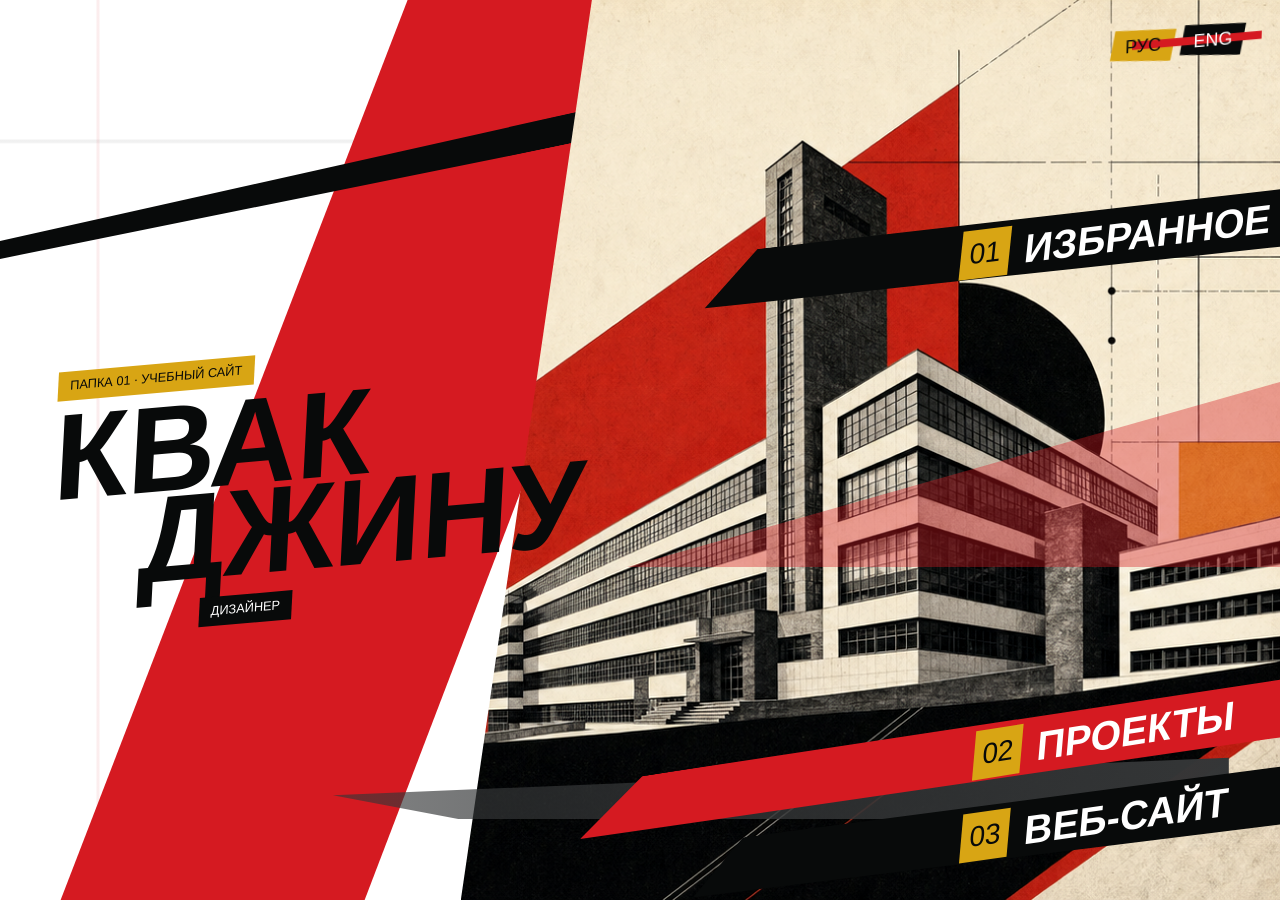
<file: index.html>
<!DOCTYPE html>
<html lang="ru">
<head>
<meta charset="utf-8"/>
<meta name="viewport" content="width=device-width, initial-scale=1"/>
<title>Квак Джину</title>
<link rel="stylesheet" href="assets/style.css?v=poster-composition-4">
</head>
<body class="page-home" data-page-title="pageTitleHome">
<div class="language-switch poster-language" aria-label="Language">
  <button class="active" type="button" data-lang-toggle="ru" aria-pressed="true">РУС</button>
  <button type="button" data-lang-toggle="en" aria-pressed="false">ENG</button>
</div>

<main>
  <section class="hero poster-home" aria-labelledby="hero-title">
    <div class="hero-geometry" aria-hidden="true">
      <span class="wedge wedge-red"></span>
      <span class="wedge wedge-black"></span>
      <span class="hero-campus"></span>
    </div>

    <div class="hero-copy">
      <p class="folio" data-i18n="folio">ПАПКА 01 · УЧЕБНЫЙ САЙТ</p>
      <h1 id="hero-title">
        <span data-i18n="heroTitleA">КВАК</span>
        <span data-i18n="heroTitleB">ДЖИНУ</span>
      </h1>
      <p class="designer-tag" data-i18n="designerTag">ДИЗАЙНЕР</p>
    </div>

    <nav class="poster-links" aria-label="Poster navigation">
      <a class="poster-link poster-link-favorites" href="favorites.html">
        <span>01</span>
        <strong data-i18n="enterFavorites">ИЗБРАННОЕ</strong>
      </a>
      <a class="poster-link poster-link-projects" href="projects.html">
        <span>02</span>
        <strong data-i18n="enterProjects">ПРОЕКТЫ</strong>
      </a>
      <a class="poster-link poster-link-website" href="website.html">
        <span>03</span>
        <strong data-i18n="enterWebsite">ВЕБ-САЙТ</strong>
      </a>
    </nav>
  </section>
</main>

<script src="assets/site.js?v=poster-pages-1"></script>
</body>
</html>
</file>
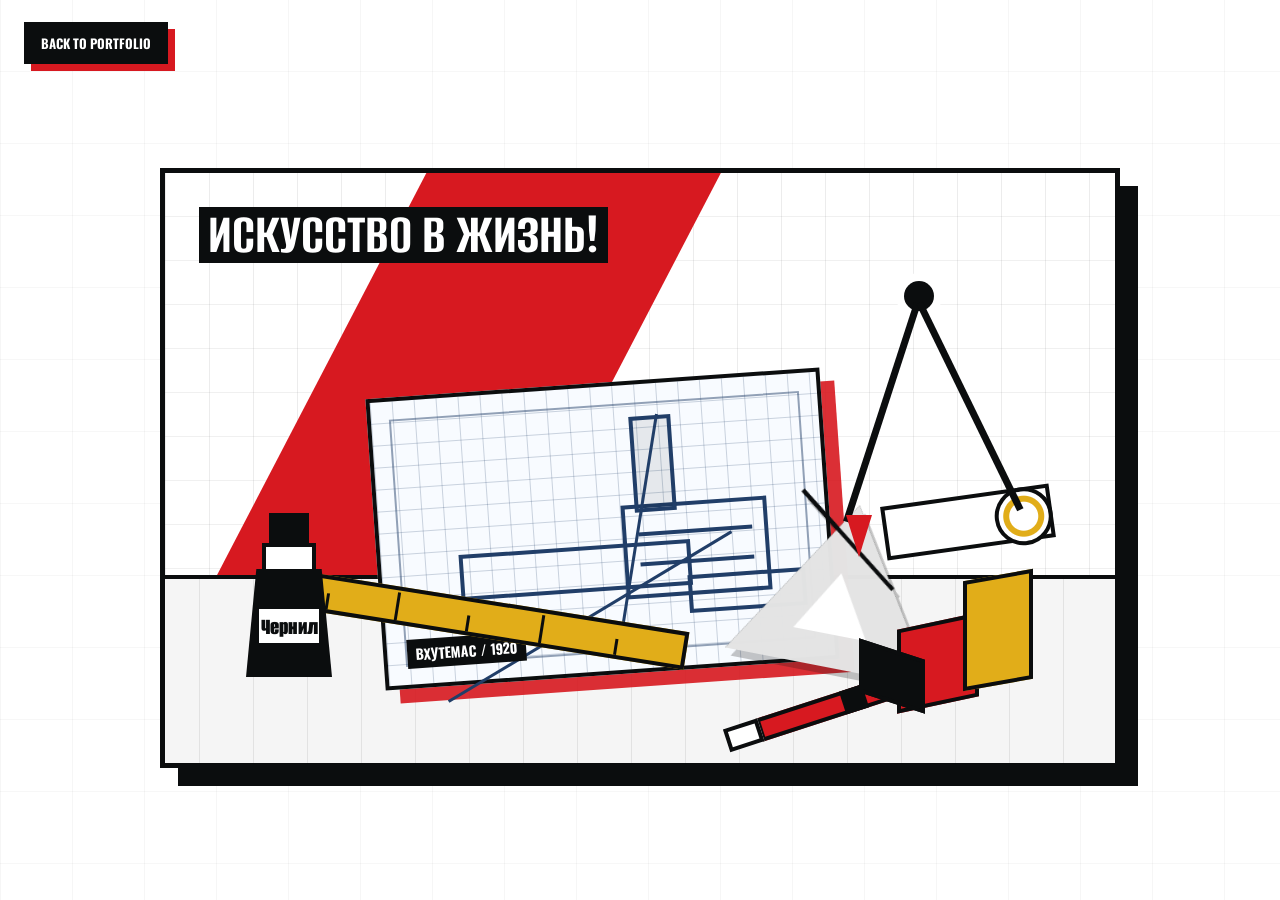
<file: codingfromlife/index.html>
<!DOCTYPE html>
<html lang="en">
<head>
  <title>Coding from Life: CSS Still Life</title>
  <meta charset="utf-8" />
  <meta name="viewport" content="width=device-width, initial-scale=1" />
  <link rel="stylesheet" href="assets/css/main.css?v=vkhutemas-still-life" type="text/css" />
</head>
<body>
  <a class="back-home" href="../index.html">BACK TO PORTFOLIO</a>

  <main id="align">
    <section id="stage" aria-label="A CSS still life of Soviet-era architect and designer tools">
      <div class="poster-lines" aria-hidden="true"></div>
      <div class="red-plane" aria-hidden="true"></div>
      <div class="black-plane" aria-hidden="true"></div>
      <div class="table-plane" aria-hidden="true"></div>

      <div class="blueprint object" aria-hidden="true">
        <div class="plan-grid"></div>
        <div class="plan-core"></div>
        <div class="plan-wing wing-a"></div>
        <div class="plan-wing wing-b"></div>
        <div class="plan-tower"></div>
        <div class="plan-axis axis-a"></div>
        <div class="plan-axis axis-b"></div>
        <div class="plan-label">ВХУТЕМАС / 1920</div>
      </div>

      <div class="scale-ruler object" aria-hidden="true">
        <span></span><span></span><span></span><span></span><span></span>
      </div>

      <div class="triangle object" aria-hidden="true">
        <div class="triangle-hole"></div>
      </div>

      <div class="compass object" aria-hidden="true">
        <div class="joint"></div>
        <div class="leg leg-left"></div>
        <div class="leg leg-right"></div>
        <div class="needle"></div>
      </div>

      <div class="pencil object" aria-hidden="true">
        <div class="pencil-body"></div>
        <div class="pencil-point"></div>
        <div class="pencil-end"></div>
      </div>

      <div class="ink object" aria-hidden="true">
        <div class="ink-cap"></div>
        <div class="ink-neck"></div>
        <div class="ink-body"></div>
        <div class="ink-label">Чернил</div>
      </div>

      <div class="paper-roll object" aria-hidden="true">
        <div class="roll-face"></div>
      </div>

      <div class="model-blocks object" aria-hidden="true">
        <div class="block block-red"></div>
        <div class="block block-black"></div>
        <div class="block block-yellow"></div>
      </div>

      <div class="caption">
        <span><strong>Искусство В Жизнь!</strong></span>
      </div>
    </section>
  </main>
</body>
</html>
</file>
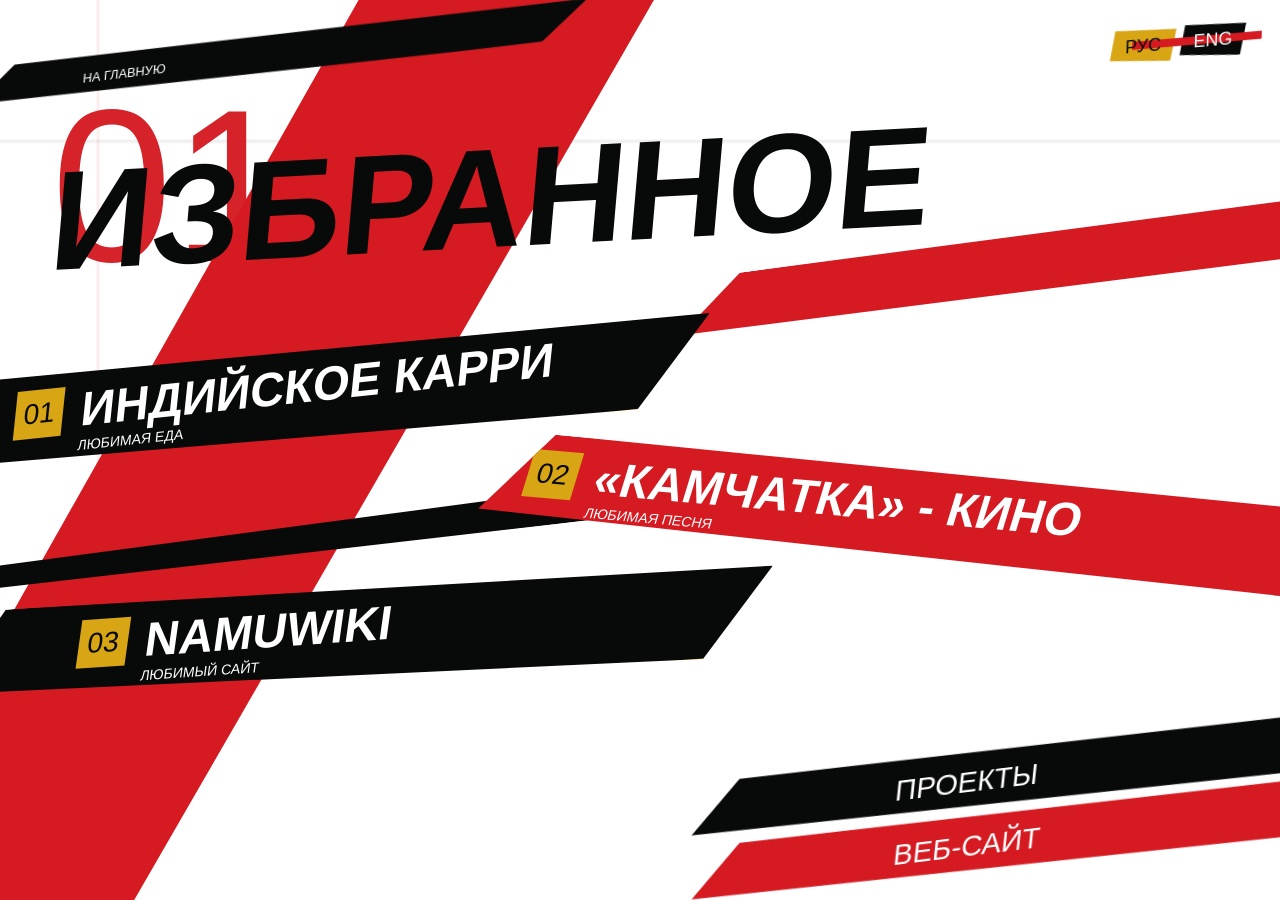
<file: favorites.html>
<!DOCTYPE html>
<html lang="ru">
<head>
<meta charset="utf-8"/>
<meta name="viewport" content="width=device-width, initial-scale=1"/>
<title>Избранное</title>
<link rel="stylesheet" href="assets/style.css?v=poster-composition-4">
</head>
<body class="page-poster page-favorites" data-page-title="pageTitleFavorites">
<div class="language-switch poster-language" aria-label="Language">
  <button class="active" type="button" data-lang-toggle="ru" aria-pressed="true">РУС</button>
  <button type="button" data-lang-toggle="en" aria-pressed="false">ENG</button>
</div>

<main class="poster-page favorite-poster">
  <div class="poster-page-geometry" aria-hidden="true">
    <span class="page-red-slab"></span>
  </div>
  <a class="back-poster" href="index.html" data-i18n="backHome">НА ГЛАВНУЮ</a>
  <nav class="page-switchers" aria-label="Poster pages">
    <a class="switch-projects" href="projects.html" data-i18n="enterProjects">ПРОЕКТЫ</a>
    <a class="switch-website" href="website.html" data-i18n="enterWebsite">ВЕБ-САЙТ</a>
  </nav>
  <div class="page-number">01</div>
  <h1 data-i18n="favoritesTitle">ИЗБРАННОЕ</h1>

  <section class="favorite-poster-items" aria-label="Favorites">
    <article class="favorite-poster-item item-food">
      <span>01</span>
      <h2 data-i18n="favFoodTitle">ИНДИЙСКОЕ КАРРИ</h2>
      <p data-i18n="favFoodLabel">Любимая еда</p>
    </article>
    <article class="favorite-poster-item item-song">
      <span>02</span>
      <h2 data-i18n="favSongTitle">«КАМЧАТКА» - КИНО</h2>
      <p data-i18n="favSongLabel">Любимая песня</p>
    </article>
    <article class="favorite-poster-item item-site">
      <span>03</span>
      <h2><a href="https://namu.wiki/w/나무위키:대문" data-i18n="favSiteTitle">NAMUWIKI</a></h2>
      <p data-i18n="favSiteLabel">Любимый сайт</p>
    </article>
  </section>
</main>

<script src="assets/site.js?v=poster-pages-1"></script>
</body>
</html>
</file>
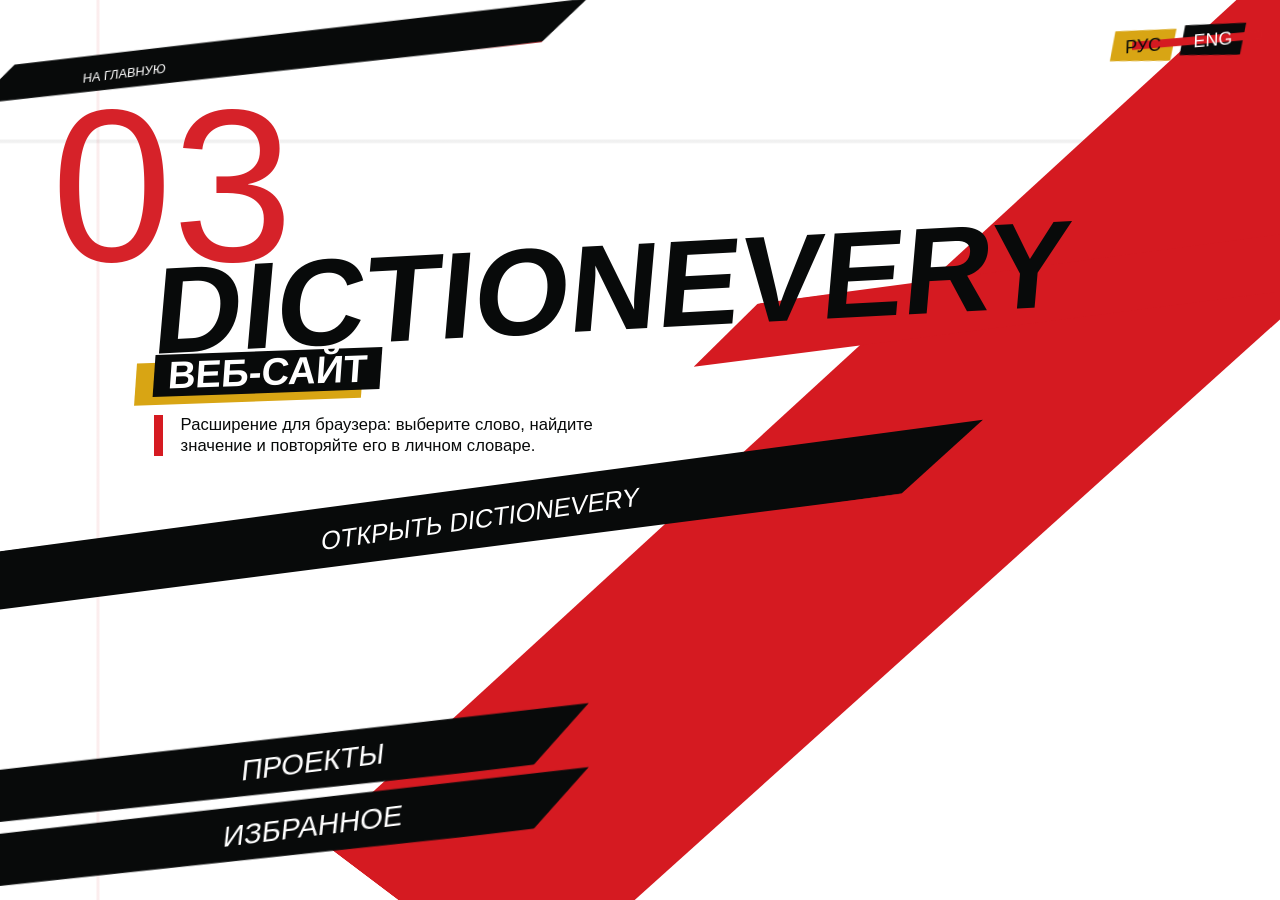
<file: website.html>
<!DOCTYPE html>
<html lang="ru">
<head>
<meta charset="utf-8"/>
<meta name="viewport" content="width=device-width, initial-scale=1"/>
<title>Веб-сайт</title>
<link rel="stylesheet" href="assets/style.css?v=poster-composition-4">
</head>
<body class="page-poster page-website" data-page-title="pageTitleWebsite">
<div class="language-switch poster-language" aria-label="Language">
  <button class="active" type="button" data-lang-toggle="ru" aria-pressed="true">РУС</button>
  <button type="button" data-lang-toggle="en" aria-pressed="false">ENG</button>
</div>

<main class="poster-page website-poster">
  <div class="poster-page-geometry" aria-hidden="true">
    <span class="page-red-slab"></span>
  </div>
  <a class="back-poster" href="index.html" data-i18n="backHome">НА ГЛАВНУЮ</a>
  <nav class="page-switchers" aria-label="Poster pages">
    <a class="switch-favorites" href="favorites.html" data-i18n="enterFavorites">ИЗБРАННОЕ</a>
    <a class="switch-projects" href="projects.html" data-i18n="enterProjects">ПРОЕКТЫ</a>
  </nav>
  <div class="page-number">03</div>

  <section class="website-poster-panel" aria-labelledby="website-title">
    <h1 id="website-title" data-i18n="websiteTitle">DICTIONEVERY</h1>
    <strong class="website-poster-label" data-i18n="websiteSub">ВЕБ-САЙТ</strong>
    <p data-i18n="websiteText">Расширение для браузера: выберите слово, найдите значение и повторяйте его в личном словаре.</p>
    <a class="website-poster-button" href="https://jinwoo-kwak.github.io/DictionEvery/" data-i18n="openSite">ОТКРЫТЬ DICTIONEVERY</a>
  </section>
</main>

<script src="assets/site.js?v=poster-pages-1"></script>
</body>
</html>
</file>
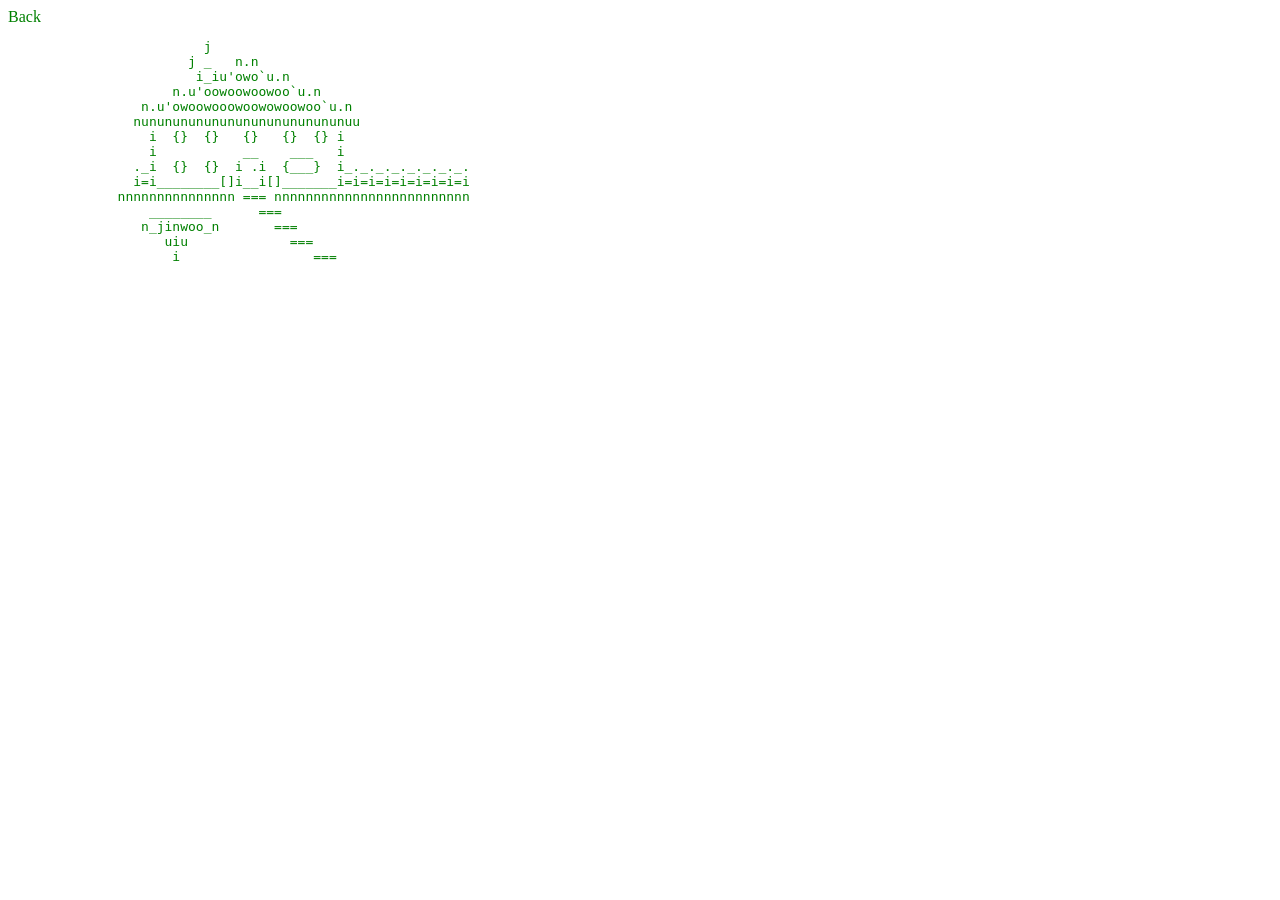
<file: ascii_town/exterior-jinwookwak.html>
<!DOCTYPE html>
<html>
  <head>
        <title>Ascii Town: exterior-jinwoo</title>
        <meta charset="utf-8" />
  </head>
  <body>
    <a href="../index.html" style="text-decoration: none; color: green">Back</a>
    <a href="interior-jinwookwak.html" style="text-decoration: none; color: green">
      <pre>
                         j
                       j _   n.n
                        i_iu'owo`u.n
                     n.u'oowoowoowoo`u.n
                 n.u'owoowooowoowowoowoo`u.n
                nunununununununununununununuu
                  i  {}  {}   {}   {}  {} i
                  i           __    ___   i
                ._i  {}  {}  i .i  {___}  i_._._._._._._._.
                i=i________[]i__i[]_______i=i=i=i=i=i=i=i=i
              nnnnnnnnnnnnnnn === nnnnnnnnnnnnnnnnnnnnnnnnn
                  ________      ===
                 n_jinwoo_n       ===
                    uiu             ===
                     i                 ===
      </pre>
    </a>
  </body>
</html>
</file>
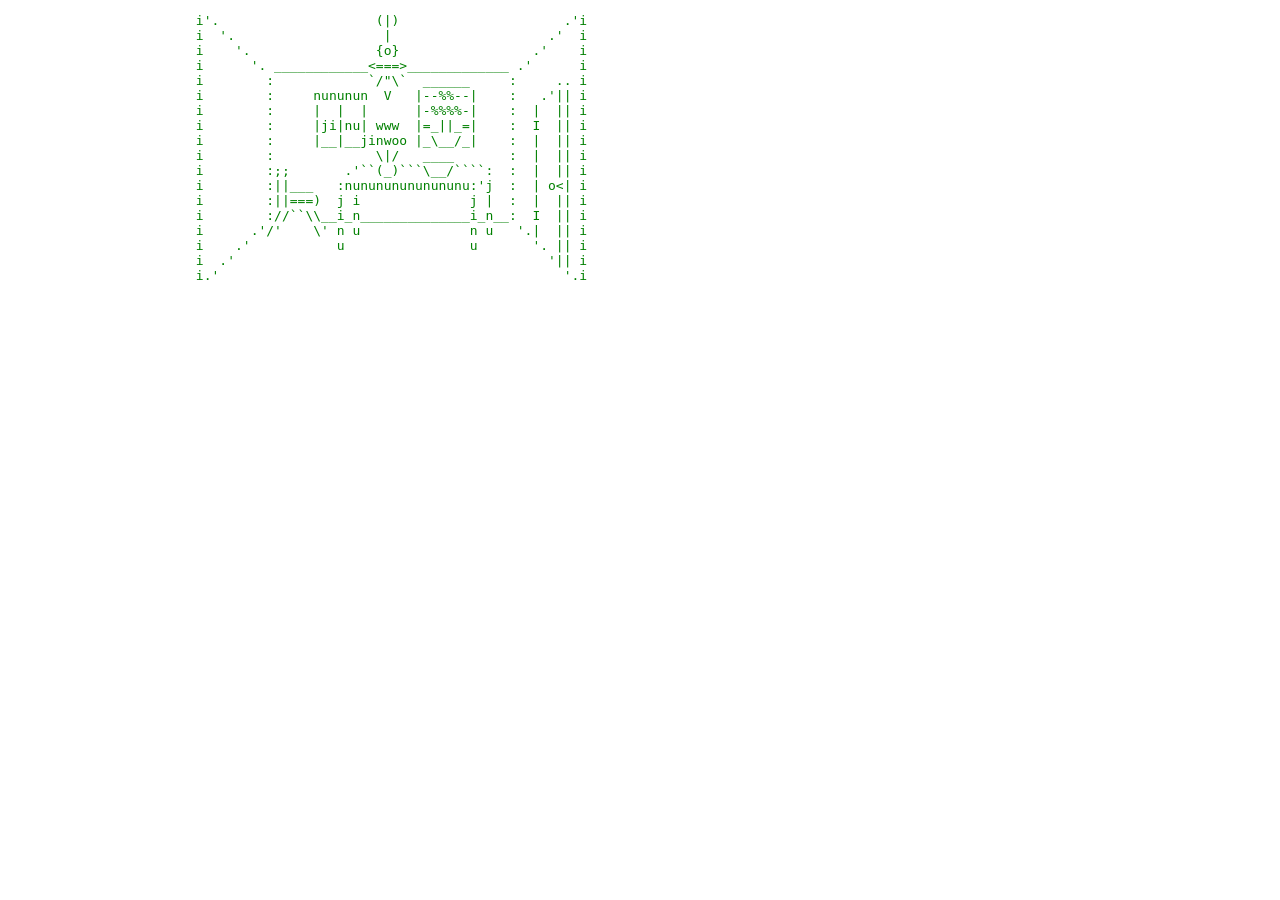
<file: ascii_town/interior-jinwookwak.html>
<!DOCTYPE html>
<html>
  <head>
        <title>Ascii Town: interior-jinwoo</title>
        <meta charset="utf-8" />
  </head>
  <body>
  	<a href="exterior-jinwookwak.html" style="text-decoration: none; color: green">
	    <pre>
			i'.                    (|)                     .'i
			i  '.                   |                    .'  i
			i    '.                {o}                 .'    i
			i      '. ____________<===>_____________ .'      i
			i        :            `/"\`  ______     :     .. i
			i        :     nununun  V   |--%%--|    :   .'|| i
			i        :     |  |  |      |-%%%%-|    :  |  || i
			i        :     |ji|nu| www  |=_||_=|    :  I  || i
			i        :     |__|__jinwoo |_\__/_|    :  |  || i
			i        :             \|/   ____       :  |  || i
			i        :;;       .'``(_)```\__/````:  :  |  || i
			i        :||___   :nunununununununu:'j  :  | o<| i
			i        :||===)  j i              j |  :  |  || i
			i        ://``\\__i_n______________i_n__:  I  || i
			i      .'/'    \' n u              n u   '.|  || i
			i    .'           u                u       '. || i
			i  .'                                        '|| i
			i.'                                            '.i
			</pre>
  	</a>
  </body>
</html>
</file>
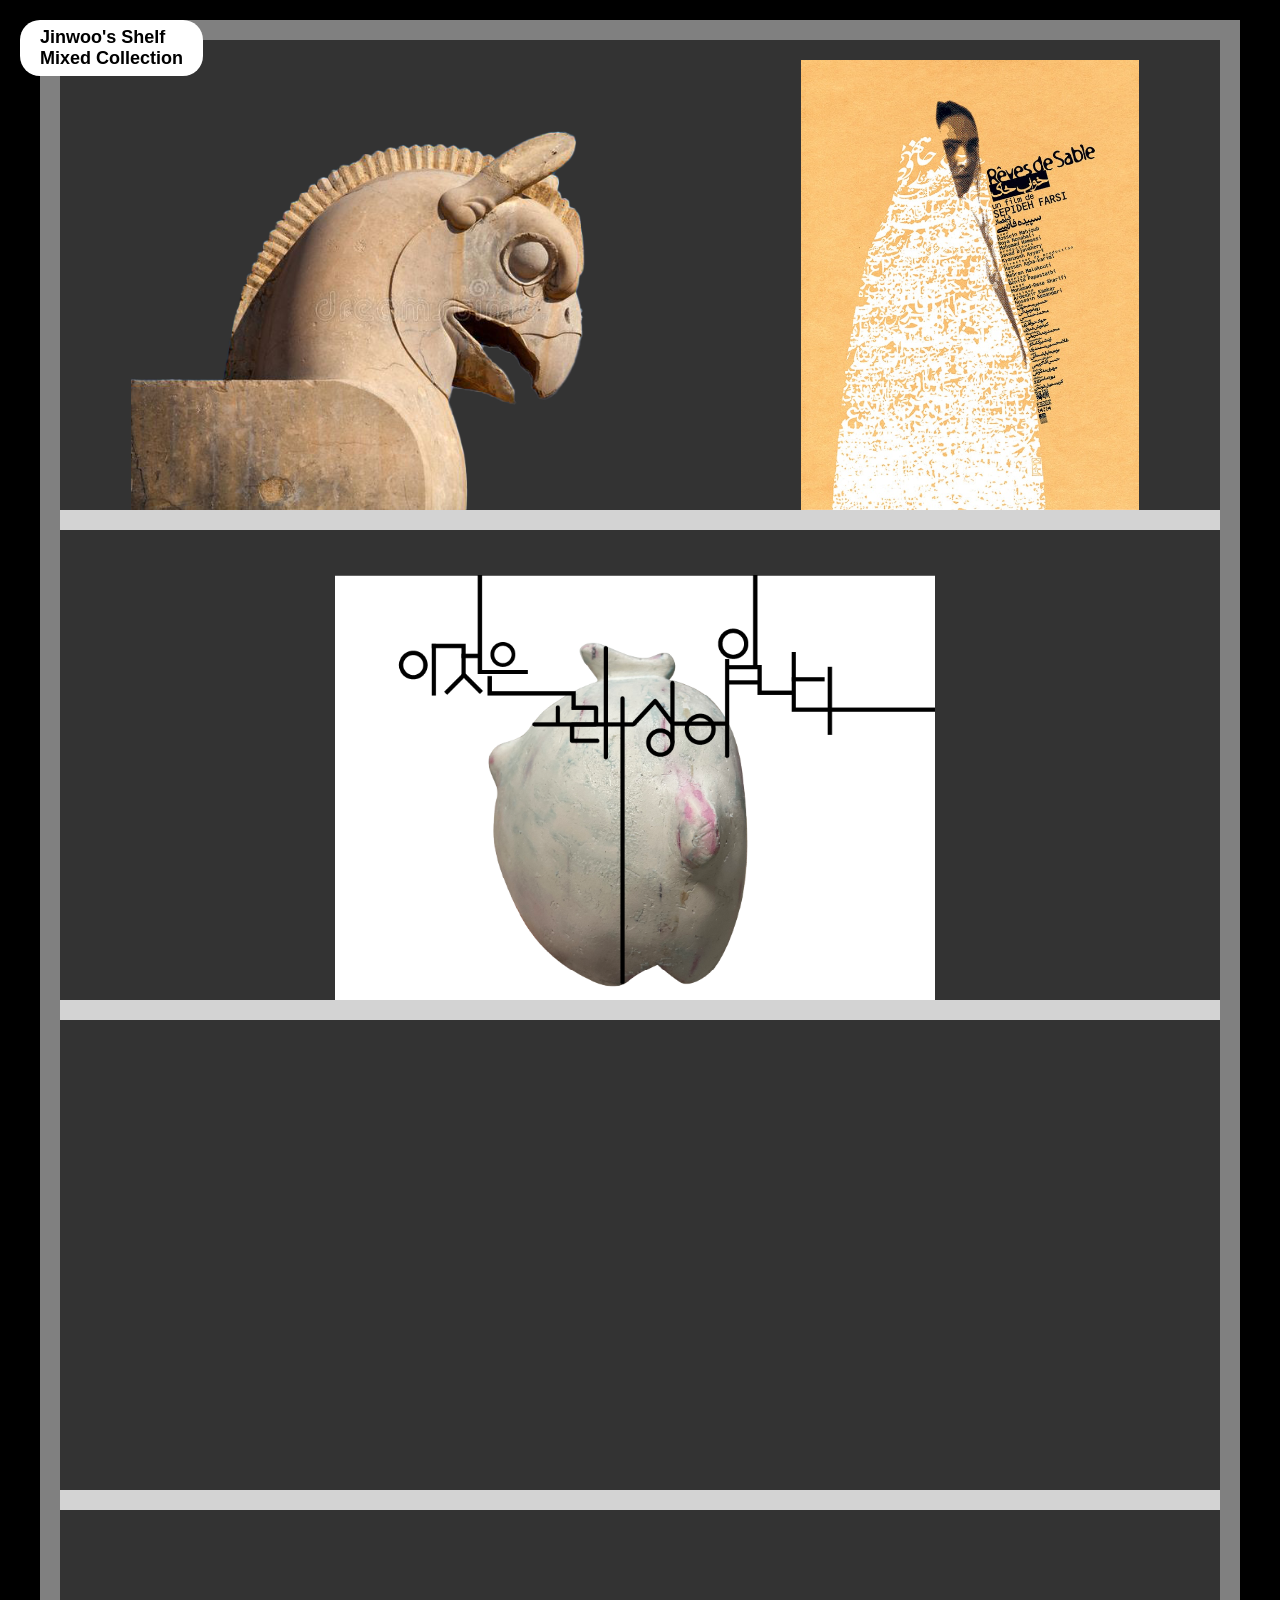
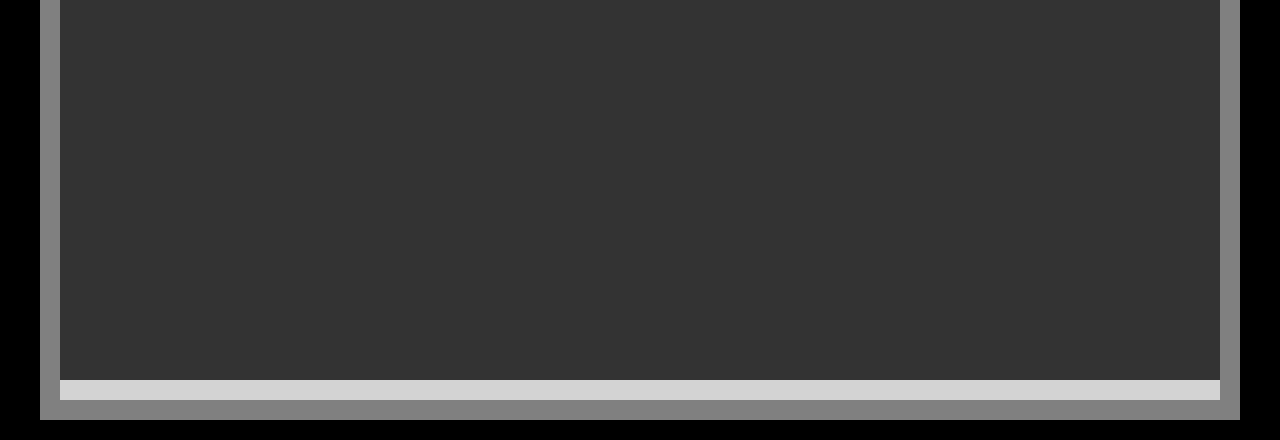
<file: myshelf/bookcase-jinwookwak.html>
<!DOCTYPE html>
<html>

<head>
	<title>CSS Grid</title>
	<meta charset="utf-8" />
	<link rel="stylesheet" href="main.css" type="text/css" />
</head>

<body>

	<h1>Jinwoo's Shelf<br />Mixed Collection</h1>

	<div id="bookcase">
		<div class="shelf">
			<img src="img/homa-statue.png" style="width: 600px; height: auto;" />
			<img src="img/poster-abedini.jpg" style="width: auto; height: 450px;" />
		</div>

		<div class="shelf">
			<img src="img/whaleshark.png" style="width: 600px; height: auto;" />
			
		</div>

		<div class="shelf">
		</div>

		<div class="shelf">
		</div>
</body>
</html>
</file>
<file: assets/style.css>
:root {
  --white: #fff;
  --ink: #080a0a;
  --red: #d51a21;
  --red-dark: #a91016;
  --yellow: #d8a514;
  --graphite: #343637;
  --paper-line: rgba(8, 10, 10, .10);
  --display: Impact, "Arial Black", "Helvetica Neue Condensed Black", "Arial Narrow", sans-serif;
  --text: "Arial Narrow", Arial, Helvetica, sans-serif;
}

* {
  box-sizing: border-box;
}

html,
body {
  width: 100%;
  min-height: 100%;
  margin: 0;
}

body {
  overflow: hidden;
  background: var(--white);
  color: var(--ink);
  font-family: var(--text);
  text-transform: uppercase;
}

a,
button {
  color: inherit;
  font: inherit;
}

a {
  text-decoration: none;
}

button {
  border: 0;
  cursor: pointer;
}

main,
.poster-home,
.poster-page {
  width: 100vw;
  min-height: 100dvh;
}

.poster-home,
.poster-page {
  position: relative;
  overflow: hidden;
  background:
    linear-gradient(90deg, transparent 0 96px, rgba(213, 26, 33, .08) 97px 99px, transparent 100px),
    linear-gradient(0deg, transparent 0 84%, rgba(8, 10, 10, .06) 84.2% 84.4%, transparent 84.6%),
    var(--white);
}

.poster-home::before,
.poster-home::after,
.poster-page::before,
.poster-page::after {
  content: "";
  position: absolute;
  pointer-events: none;
}

/* Language switch: graphic type, not a framed control. */
.poster-language {
  position: fixed;
  top: 24px;
  right: 36px;
  z-index: 120;
  display: grid;
  grid-template-columns: 1fr 1fr;
  gap: 8px;
  width: 132px;
  transform: rotate(-5deg) skewX(-7deg);
}

.poster-language::after {
  content: "";
  position: absolute;
  right: -18px;
  top: 14px;
  z-index: -1;
  width: 130px;
  height: 8px;
  background: var(--red);
}

.poster-language button {
  position: relative;
  height: 38px;
  padding: 0 8px;
  background: transparent;
  color: var(--white);
  font-family: var(--display);
  font-size: 18px;
  line-height: 1;
  letter-spacing: 0;
  text-align: center;
}

.poster-language button::before {
  content: "";
  position: absolute;
  inset: 2px -2px;
  z-index: -1;
  background: var(--ink);
  clip-path: polygon(7% 0, 100% 8%, 92% 100%, 0 86%);
}

.poster-language button.active {
  color: var(--ink);
}

.poster-language button.active::before {
  background: var(--yellow);
}

.poster-language button:not(.active):hover::before,
.poster-language button:not(.active):focus-visible::before {
  background: var(--red);
}

/* Shared constructivist rails. */
.poster-link,
.back-poster,
.page-switchers a,
.project-poster-link,
.website-poster-button {
  position: absolute;
  z-index: 40;
  display: flex;
  align-items: center;
  gap: clamp(10px, 1.2vw, 18px);
  height: clamp(48px, 5vw, 72px);
  padding: 0 clamp(22px, 3vw, 46px);
  overflow: visible;
  border: 0;
  background: var(--rail-bg, var(--ink));
  color: var(--white);
  clip-path: polygon(6% 0, 100% 10%, 93% 100%, 0 82%);
  font-family: var(--display);
  letter-spacing: 0;
  line-height: .86;
  white-space: nowrap;
  transition: filter .18s ease, transform .18s ease, background .18s ease;
}

.poster-link::after,
.back-poster::after,
.page-switchers a::after,
.project-poster-link::after,
.website-poster-button::after {
  content: "";
  position: absolute;
  left: -9vw;
  right: -9vw;
  bottom: -7px;
  z-index: -1;
  height: 8px;
  background: var(--rail-line, var(--red));
  clip-path: polygon(0 28%, 100% 0, 96% 100%, 3% 82%);
}

.poster-link:hover,
.poster-link:focus-visible,
.back-poster:hover,
.back-poster:focus-visible,
.page-switchers a:hover,
.page-switchers a:focus-visible,
.project-poster-link:hover,
.project-poster-link:focus-visible,
.website-poster-button:hover,
.website-poster-button:focus-visible {
  background: var(--rail-hover, var(--red));
  filter: contrast(1.12) saturate(1.15);
}

.poster-link span,
.project-poster-link span,
.favorite-poster-item span {
  flex: 0 0 auto;
  display: grid;
  place-items: center;
  width: clamp(38px, 3.8vw, 54px);
  height: clamp(38px, 3.8vw, 54px);
  background: var(--yellow);
  color: var(--ink);
  font-family: var(--display);
  font-size: clamp(20px, 2.2vw, 31px);
  line-height: 1;
}

.poster-link strong,
.project-poster-link strong {
  display: block;
  min-width: 0;
  color: var(--white);
  font-family: var(--display);
  font-size: clamp(28px, 3.1vw, 48px);
  font-weight: 900;
  letter-spacing: 0;
}

/* Home poster. */
.hero-geometry {
  position: absolute;
  inset: 0;
  z-index: 1;
  pointer-events: none;
}

.wedge {
  position: absolute;
  display: block;
}

.wedge-red {
  left: 14vw;
  top: -16vh;
  width: 31vw;
  height: 136vh;
  background: var(--red);
  clip-path: polygon(28% 0, 100% 0, 73% 100%, 0 100%);
  transform: rotate(10deg) skewX(-6deg);
}

.wedge-black {
  left: -9vw;
  top: 20vh;
  width: 58vw;
  height: 30px;
  background: var(--ink);
  clip-path: polygon(0 26%, 100% 0, 94% 100%, 3% 78%);
  transform: rotate(-12deg) skewX(-14deg);
}

.hero-campus {
  position: absolute;
  right: 0;
  bottom: 0;
  z-index: 2;
  width: 64vw;
  height: 100%;
  background: url("constructivist-campus.png") center right / cover no-repeat;
  clip-path: polygon(16% 0, 100% 0, 100% 100%, 0 100%);
  filter: grayscale(.08) contrast(1.08);
}

.poster-home::before {
  right: 4vw;
  bottom: 9vh;
  z-index: 2;
  width: 70vw;
  height: 68px;
  background: linear-gradient(90deg, rgba(52, 54, 55, .62), var(--graphite));
  clip-path: polygon(0 65%, 100% 10%, 100% 100%, 14% 100%);
}

.poster-home::after {
  right: -22vw;
  top: 31vh;
  z-index: 1;
  width: 73vw;
  height: 32vh;
  background: rgba(213, 26, 33, .38);
  clip-path: polygon(0 100%, 100% 8%, 100% 100%, 10% 100%);
}

.hero-copy {
  position: absolute;
  left: clamp(34px, 4vw, 64px);
  top: 39vh;
  z-index: 20;
  width: min(41vw, 520px);
  transform: rotate(-5deg) skewX(-8deg);
}

.folio,
.designer-tag {
  display: inline-grid;
  place-items: center;
  margin: 0;
  padding: 8px 12px;
  background: var(--yellow);
  color: var(--ink);
  font-family: var(--display);
  font-size: clamp(11px, 1vw, 16px);
  line-height: 1;
}

.designer-tag {
  margin-left: 12vw;
  background: var(--ink);
  color: var(--white);
}

.poster-home h1 {
  margin: 12px 0 16px;
  color: var(--ink);
  font-family: var(--display);
  font-size: clamp(82px, 9.5vw, 148px);
  font-weight: 900;
  line-height: .74;
  letter-spacing: 0;
}

.poster-home h1 span {
  display: block;
}

.poster-home h1 span + span {
  margin-left: 7vw;
}

.poster-links {
  position: absolute;
  inset: 0;
  z-index: 35;
  pointer-events: none;
}

.poster-link {
  pointer-events: auto;
  justify-content: flex-start;
}

.poster-link-favorites {
  --rail-bg: var(--ink);
  --rail-line: var(--red);
  --rail-hover: var(--red);
  top: clamp(160px, 23vh, 220px);
  right: -17vw;
  width: clamp(650px, 62vw, 980px);
  padding-left: clamp(180px, 20vw, 330px);
  transform: rotate(-7deg) skewX(-13deg);
}

.poster-link-projects {
  --rail-bg: var(--red);
  --rail-line: var(--ink);
  --rail-hover: var(--ink);
  right: -21vw;
  bottom: clamp(105px, 14vh, 150px);
  width: clamp(820px, 76vw, 1180px);
  padding-left: clamp(290px, 31vw, 470px);
  transform: rotate(-9deg) skewX(-14deg);
}

.poster-link-website {
  --rail-bg: var(--ink);
  --rail-line: var(--red);
  --rail-hover: var(--red);
  right: -14vw;
  bottom: clamp(32px, 5vh, 62px);
  width: clamp(680px, 60vw, 940px);
  padding-left: clamp(160px, 21vw, 320px);
  transform: rotate(-8deg) skewX(-13deg);
}

.poster-link-favorites:hover,
.poster-link-favorites:focus-visible,
.poster-link-website:hover,
.poster-link-website:focus-visible {
  transform: rotate(-7deg) skewX(-13deg) translateX(-12px);
}

.poster-link-projects:hover,
.poster-link-projects:focus-visible {
  transform: rotate(-9deg) skewX(-14deg) translateX(-12px);
}

/* Poster pages. */
.poster-page-geometry {
  position: absolute;
  inset: 0;
  z-index: 1;
  pointer-events: none;
}

.page-red-slab {
  position: absolute;
  display: block;
  background: var(--red);
  clip-path: polygon(18% 0, 100% 0, 78% 100%, 0 100%);
}

.poster-page::before {
  left: -18vw;
  top: 58vh;
  z-index: 2;
  width: 78vw;
  height: clamp(18px, 2.6vw, 34px);
  background: var(--ink);
  clip-path: polygon(0 24%, 100% 0, 96% 100%, 4% 82%);
  transform: rotate(-7deg) skewX(-12deg);
}

.poster-page::after {
  right: -8vw;
  top: 23vh;
  z-index: 2;
  width: 56vw;
  height: clamp(38px, 5vw, 70px);
  background: var(--red);
  clip-path: polygon(7% 0, 100% 10%, 94% 100%, 0 84%);
  transform: rotate(-8deg) skewX(-12deg);
}

.page-number {
  position: absolute;
  left: clamp(28px, 4vw, 58px);
  top: clamp(94px, 12vh, 130px);
  z-index: 5;
  color: var(--red);
  opacity: .96;
  font-family: var(--display);
  font-size: clamp(130px, 17vw, 260px);
  line-height: .72;
}

.poster-page > h1 {
  position: absolute;
  left: clamp(44px, 4vw, 70px);
  top: clamp(132px, 16vh, 174px);
  z-index: 10;
  max-width: 70vw;
  margin: 0;
  color: var(--ink);
  font-family: var(--display);
  font-size: clamp(82px, 11vw, 172px);
  line-height: .78;
  letter-spacing: 0;
  transform: rotate(-3deg) skewX(-8deg);
}

.favorite-poster::before {
  top: 59vh;
  left: -14vw;
  width: 64vw;
}

.favorite-poster::after {
  top: 25vh;
  right: -16vw;
  width: 63vw;
}

.project-poster::before {
  top: 55vh;
  left: -20vw;
  width: 76vw;
}

.project-poster::after {
  top: 26vh;
  right: -12vw;
  width: 60vw;
}

.website-poster::before {
  top: 58vh;
  left: -22vw;
  width: 82vw;
}

.website-poster::after {
  top: 28vh;
  right: -22vw;
  width: 68vw;
}

.back-poster {
  --rail-bg: var(--ink);
  --rail-line: var(--red);
  --rail-hover: var(--red);
  position: fixed;
  left: -2vw;
  top: 32px;
  z-index: 110;
  width: clamp(430px, 48vw, 720px);
  height: 42px;
  padding-left: clamp(78px, 8.4vw, 126px);
  font-size: clamp(12px, 1vw, 15px);
  transform: rotate(-7deg) skewX(-12deg);
}

.back-poster:hover,
.back-poster:focus-visible {
  transform: rotate(-7deg) skewX(-12deg) translateX(8px);
}

.page-switchers a {
  position: fixed;
  z-index: 105;
  width: clamp(520px, 56vw, 880px);
  height: clamp(46px, 4.8vw, 64px);
  justify-content: center;
  font-size: clamp(23px, 2.3vw, 38px);
}

.page-switchers .switch-favorites,
.page-switchers .switch-projects {
  --rail-bg: var(--ink);
  --rail-line: var(--red);
  --rail-hover: var(--red);
}

.page-switchers .switch-website {
  --rail-bg: var(--red);
  --rail-line: var(--ink);
  --rail-hover: var(--ink);
}

.page-favorites .switch-projects {
  right: -10vw;
  bottom: 98px;
  padding-right: 16vw;
  transform: rotate(-7deg) skewX(-13deg);
}

.page-favorites .switch-website {
  right: -10vw;
  bottom: 34px;
  padding-right: 16vw;
  transform: rotate(-7deg) skewX(-13deg);
}

.page-projects .switch-favorites {
  left: -10vw;
  bottom: 34px;
  padding-left: 16vw;
  transform: rotate(-7deg) skewX(-13deg);
}

.page-projects .switch-website {
  right: -10vw;
  bottom: 34px;
  padding-right: 16vw;
  transform: rotate(-7deg) skewX(-13deg);
}

.page-website .switch-projects {
  left: -10vw;
  bottom: 98px;
  padding-left: 16vw;
  transform: rotate(-7deg) skewX(-13deg);
}

.page-website .switch-favorites {
  left: -10vw;
  bottom: 34px;
  padding-left: 16vw;
  transform: rotate(-7deg) skewX(-13deg);
}

/* Favorites poster: three personal references as rails. */
.favorite-poster .page-red-slab {
  left: 7vw;
  top: -22vh;
  width: 25vw;
  height: 145vh;
  transform: rotate(19deg) skewX(-8deg);
}

.favorite-poster-items {
  position: absolute;
  inset: 0;
  z-index: 32;
}

.favorite-poster-item {
  position: absolute;
  display: grid;
  grid-template-columns: auto minmax(0, 1fr);
  align-content: center;
  align-items: center;
  column-gap: clamp(14px, 1.4vw, 22px);
  height: clamp(72px, 7.8vw, 98px);
  padding: 0 clamp(24px, 3vw, 44px);
  color: var(--white);
  font-family: var(--display);
  clip-path: polygon(6% 0, 100% 10%, 93% 100%, 0 82%);
  overflow: visible;
}

.favorite-poster-item::after {
  content: "";
  position: absolute;
  left: -9vw;
  right: -9vw;
  bottom: -7px;
  z-index: -1;
  height: 8px;
  background: var(--rail-line, var(--yellow));
  clip-path: polygon(0 28%, 100% 0, 96% 100%, 3% 82%);
}

.favorite-poster-item h2,
.favorite-poster-item p {
  grid-column: 2;
  margin: 0;
  letter-spacing: 0;
  white-space: nowrap;
}

.favorite-poster-item h2 {
  color: var(--white);
  font-size: clamp(30px, 3.7vw, 58px);
  line-height: .82;
}

.favorite-poster-item h2 a {
  color: var(--white);
}

.favorite-poster-item p {
  margin-top: 4px;
  font-size: clamp(12px, 1.1vw, 15px);
  line-height: 1;
}

.item-food {
  --rail-line: var(--yellow);
  left: -15vw;
  top: 39vh;
  width: min(900px, 72vw);
  padding-left: clamp(150px, 16vw, 240px);
  background: var(--ink);
  transform: rotate(-6deg) skewX(-12deg);
}

.item-song {
  --rail-line: var(--ink);
  right: -8vw;
  top: 52vh;
  width: min(900px, 70vw);
  background: var(--red);
  transform: rotate(5deg) skewX(-12deg);
}

.item-site {
  --rail-line: var(--yellow);
  left: -4vw;
  top: 65vh;
  width: min(820px, 64vw);
  padding-left: clamp(92px, 10vw, 150px);
  background: var(--ink);
  transform: rotate(-4deg) skewX(-12deg);
}

/* Projects poster: work links as architectural beams. */
.project-poster .page-red-slab {
  left: -13vw;
  top: -16vh;
  width: 25vw;
  height: 145vh;
  transform: rotate(-14deg) skewX(7deg);
}

.project-poster-list {
  position: absolute;
  inset: 0;
  z-index: 32;
}

.project-poster-link {
  justify-content: flex-start;
  overflow: visible;
}

.project-ascii {
  --rail-bg: var(--ink);
  --rail-line: var(--red);
  --rail-hover: var(--red);
  left: -16vw;
  top: 34vh;
  width: min(980px, 78vw);
  padding-left: clamp(190px, 20vw, 310px);
  transform: rotate(-6deg) skewX(-13deg);
}

.project-shelf {
  --rail-bg: var(--red);
  --rail-line: var(--ink);
  --rail-hover: var(--ink);
  right: -20vw;
  top: 48vh;
  width: min(900px, 70vw);
  padding-right: clamp(140px, 15vw, 230px);
  transform: rotate(5deg) skewX(-13deg);
}

.project-life {
  --rail-bg: var(--ink);
  --rail-line: var(--yellow);
  --rail-hover: var(--red);
  left: -18vw;
  top: 62vh;
  width: min(1180px, 91vw);
  padding-left: clamp(220px, 23vw, 350px);
  transform: rotate(-5deg) skewX(-12deg);
}

.project-life strong {
  font-size: clamp(18px, 2.25vw, 33px);
}

/* Website poster: one launch beam crosses the page. */
.website-poster .page-red-slab {
  right: 14vw;
  top: -24vh;
  width: 26vw;
  height: 150vh;
  transform: rotate(37deg) skewX(-8deg);
}

.website-poster-panel {
  position: absolute;
  left: clamp(42px, 12vw, 190px);
  top: clamp(210px, 27vh, 285px);
  z-index: 32;
  width: min(820px, 62vw);
}

.website-poster-panel h1 {
  margin: 0;
  color: var(--ink);
  font-family: var(--display);
  font-size: clamp(76px, 9.6vw, 154px);
  line-height: .78;
  letter-spacing: 0;
  transform: rotate(-3deg) skewX(-8deg);
}

.website-poster-label {
  display: inline-grid;
  place-items: center;
  min-height: 42px;
  margin: 12px 0 22px;
  padding: 0 14px;
  background: var(--ink);
  color: var(--white);
  box-shadow: -18px 8px 0 var(--yellow);
  font-family: var(--display);
  font-size: clamp(28px, 3vw, 46px);
  line-height: .9;
  transform: rotate(-2deg) skewX(-6deg);
}

.website-poster-panel p {
  max-width: 440px;
  margin: 0 0 34px;
  padding-left: 18px;
  border-left: 9px solid var(--red);
  color: var(--ink);
  font-family: var(--display);
  font-size: clamp(16px, 1.3vw, 20px);
  line-height: 1.25;
  text-transform: none;
}

.website-poster-button {
  --rail-bg: var(--ink);
  --rail-line: var(--red);
  --rail-hover: var(--red);
  position: relative;
  left: -21vw;
  width: min(1120px, 86vw);
  height: clamp(58px, 5.4vw, 78px);
  padding-left: clamp(330px, 34vw, 520px);
  font-size: clamp(18px, 2vw, 30px);
  white-space: nowrap;
  transform: rotate(-8deg) skewX(-13deg);
}

/* Language-specific fit. */
html[lang="en"] .poster-home h1 {
  font-size: clamp(78px, 9.1vw, 142px);
}

html[lang="en"] .poster-link strong,
html[lang="en"] .project-poster-link strong,
html[lang="en"] .page-switchers a,
html[lang="en"] .website-poster-button,
html[lang="en"] .website-poster-label {
  font-family: var(--display);
}

/* Mobile posters keep the same grammar with fewer collisions. */
@media (max-width: 720px) {
  body {
    overflow: hidden;
  }

  .poster-home,
  .poster-page {
    min-height: 100svh;
  }

  .poster-language {
    top: 18px;
    right: auto;
    left: min(210px, calc(100vw - 142px));
    width: 116px;
  }

  .poster-language button {
    height: 34px;
    font-size: 15px;
  }

  .poster-language::after {
    right: -12px;
    width: 110px;
  }

  .wedge-red {
    left: 18vw;
    width: 44vw;
    height: 130vh;
    transform: rotate(8deg) skewX(-6deg);
  }

  .wedge-black {
    left: -30vw;
    top: 20vh;
    width: 100vw;
    height: 20px;
  }

  .hero-campus {
    right: -104vw;
    bottom: 0;
    width: 156vw;
    height: 100%;
    clip-path: polygon(19% 0, 100% 0, 100% 100%, 0 100%);
    filter: grayscale(.08) contrast(1.03);
  }

  .poster-home::before {
    right: -30vw;
    bottom: 7vh;
    width: 120vw;
    height: 54px;
  }

  .poster-home::after {
    right: -58vw;
    top: 33vh;
    width: 125vw;
    height: 28vh;
    background: rgba(213, 26, 33, .32);
  }

  .hero-copy {
    left: 28px;
    top: 55vh;
    width: 88vw;
  }

  .poster-home h1 {
    font-size: clamp(54px, 16vw, 78px);
  }

  .poster-home h1 span + span {
    margin-left: 0;
  }

  .folio,
  .designer-tag {
    font-size: 10px;
    padding: 7px 10px;
  }

  .designer-tag {
    position: relative;
    z-index: 52;
    margin-left: 18vw;
  }

  .poster-link {
    left: -18vw;
    right: auto;
    width: 108vw;
    height: 48px;
    padding-left: 24vw;
  }

  .poster-link span {
    width: 38px;
    height: 38px;
    font-size: 20px;
  }

  .poster-link strong {
    font-size: clamp(24px, 7vw, 34px);
  }

  .poster-link-favorites {
    top: 20vh;
    transform: rotate(-7deg) skewX(-13deg);
  }

  .poster-link-projects {
    bottom: 102px;
    padding-left: 28vw;
  }

  .poster-link-website {
    bottom: 38px;
    padding-left: 25vw;
  }

  .page-number {
    left: 24px;
    top: 104px;
    font-size: clamp(112px, 34vw, 160px);
  }

  .poster-page > h1 {
    left: 34px;
    top: 128px;
    max-width: calc(100vw - 42px);
    font-size: clamp(52px, 16vw, 80px);
  }

  .favorite-poster::before,
  .project-poster::before,
  .website-poster::before {
    height: 20px;
    opacity: 1;
  }

  .favorite-poster::after,
  .project-poster::after,
  .website-poster::after {
    height: 34px;
  }

  .back-poster {
    left: -8vw;
    top: 24px;
    width: 94vw;
    height: 40px;
    padding-left: 14vw;
    font-size: 11px;
  }

  .page-switchers a {
    width: 88vw;
    height: 44px;
    padding-left: 12vw;
    padding-right: 12vw;
    font-size: clamp(18px, 6vw, 24px);
  }

  .page-favorites .switch-projects,
  .page-projects .switch-website {
    right: -8vw;
    bottom: 34px;
    padding-right: 15vw;
  }

  .page-favorites .switch-website {
    right: -8vw;
    bottom: 88px;
    padding-right: 15vw;
  }

  .page-projects .switch-favorites,
  .page-website .switch-favorites {
    left: -8vw;
    bottom: 88px;
    padding-left: 15vw;
  }

  .page-website .switch-projects {
    left: -8vw;
    bottom: 34px;
    padding-left: 15vw;
  }

  .favorite-poster .page-red-slab,
  .project-poster .page-red-slab {
    left: -12vw;
    width: 40vw;
  }

  .favorite-poster-item,
  .project-poster-link {
    width: 112vw;
    height: 64px;
  }

  .favorite-poster-item h2,
  .project-poster-link strong {
    font-size: clamp(21px, 6.8vw, 31px);
  }

  .favorite-poster-item p {
    font-size: 10px;
  }

  .item-food {
    left: -20vw;
    top: 34vh;
    padding-left: 24vw;
  }

  .item-song {
    right: -18vw;
    top: 45vh;
    width: 110vw;
  }

  .item-site {
    left: -20vw;
    top: 56vh;
    padding-left: 24vw;
  }

  .project-ascii {
    left: -20vw;
    top: 34vh;
    padding-left: 24vw;
  }

  .project-shelf {
    right: -18vw;
    top: 45vh;
    width: 110vw;
  }

  .project-life {
    left: -20vw;
    top: 56vh;
    padding-left: 24vw;
  }

  .project-life strong {
    font-size: clamp(11px, 3.4vw, 15px);
  }

  .website-poster .page-red-slab {
    right: -10vw;
    width: 42vw;
  }

  .website-poster-panel {
    left: 24px;
    top: 25vh;
    width: calc(100vw - 40px);
  }

  .website-poster-panel h1 {
    font-size: clamp(54px, 16vw, 80px);
  }

  .website-poster-label {
    font-size: clamp(24px, 7vw, 34px);
  }

  .website-poster-panel p {
    max-width: min(430px, 82vw);
    font-size: 14px;
  }

  .website-poster-button {
    left: -28vw;
    width: 124vw;
    height: 50px;
    padding-left: 34vw;
    font-size: clamp(13px, 4vw, 18px);
  }
}

@media (prefers-reduced-motion: reduce) {
  *,
  *::before,
  *::after {
    transition-duration: .01ms !important;
  }
}
</file>
<file: codingfromlife/assets/css/main.css>
@import url("https://fonts.googleapis.com/css2?family=Alumni+Sans:wght@800;900&family=Oswald:wght@500;700&display=swap");

:root {
  --paper: #fff;
  --ink: #0b0d0e;
  --red: #d71920;
  --yellow: #e1ad19;
  --blue: #213e68;
  --muted: #6a6a6a;
  --line: rgba(11, 13, 14, .24);
  --display: "Alumni Sans", "Oswald", "Arial Narrow", Impact, sans-serif;
  --text: "Oswald", "Arial Narrow", Impact, sans-serif;
}

* {
  box-sizing: border-box;
}

body {
  margin: 0;
  background:
    linear-gradient(90deg, rgba(0, 0, 0, .035) 1px, transparent 1px) 0 0 / 72px 72px,
    linear-gradient(0deg, rgba(0, 0, 0, .03) 1px, transparent 1px) 0 0 / 72px 72px,
    var(--paper);
  color: var(--ink);
  font-family: var(--text);
  overflow-x: hidden;
}

.back-home {
  position: fixed;
  top: 22px;
  left: 24px;
  z-index: 10;
  display: inline-grid;
  place-items: center;
  min-height: 42px;
  padding: 0 14px;
  background: var(--ink);
  color: #fff;
  border: 3px solid var(--ink);
  box-shadow: 7px 7px 0 var(--red);
  text-decoration: none;
  font-size: 13px;
  font-weight: 900;
}

#align {
  display: grid;
  place-items: center;
  min-height: 100vh;
  padding: 78px 28px 42px;
}

#stage {
  position: relative;
  width: 960px;
  height: 600px;
  flex-shrink: 0;
  overflow: hidden;
  background: var(--paper);
  border: 5px solid var(--ink);
  box-shadow: 18px 18px 0 var(--ink);
}

.poster-lines {
  position: absolute;
  inset: 0;
  background:
    linear-gradient(90deg, rgba(11, 13, 14, .1) 1px, transparent 1px) 0 0 / 44px 44px,
    linear-gradient(0deg, rgba(11, 13, 14, .08) 1px, transparent 1px) 0 0 / 44px 44px;
  opacity: .75;
}

.red-plane,
.black-plane,
.table-plane {
  position: absolute;
  pointer-events: none;
}

.red-plane {
  left: 110px;
  top: -130px;
  width: 290px;
  height: 850px;
  background: var(--red);
  transform: skewX(-19deg) rotate(10deg);
}

.black-plane {
  right: -90px;
  bottom: -24px;
  width: 620px;
  height: 150px;
  background: var(--ink);
  transform: rotate(-9deg);
}

.table-plane {
  left: -20px;
  right: -20px;
  bottom: 0;
  height: 188px;
  background:
    linear-gradient(90deg, rgba(0, 0, 0, .08) 1px, transparent 1px) 0 0 / 54px 54px,
    #f5f5f5;
  border-top: 4px solid var(--ink);
}

.object {
  position: absolute;
}

.blueprint {
  left: 210px;
  bottom: 88px;
  width: 455px;
  height: 292px;
  background:
    linear-gradient(90deg, rgba(33, 62, 104, .22) 1px, transparent 1px) 0 0 / 22px 22px,
    linear-gradient(0deg, rgba(33, 62, 104, .22) 1px, transparent 1px) 0 0 / 22px 22px,
    #f8fbff;
  border: 4px solid var(--ink);
  transform: rotate(-4deg);
  box-shadow: 14px 14px 0 rgba(215, 25, 32, .9);
}

.plan-grid {
  position: absolute;
  inset: 18px;
  border: 2px solid rgba(33, 62, 104, .48);
}

.plan-core,
.plan-wing,
.plan-tower,
.plan-axis {
  position: absolute;
  background: transparent;
  border: 4px solid var(--blue);
}

.plan-core {
  right: 58px;
  bottom: 70px;
  width: 146px;
  height: 94px;
}

.plan-core::before,
.plan-core::after {
  content: "";
  position: absolute;
  left: 12px;
  right: 12px;
  height: 4px;
  background: var(--blue);
}

.plan-core::before {
  top: 24px;
}

.plan-core::after {
  top: 54px;
}

.wing-a {
  left: 78px;
  bottom: 80px;
  width: 232px;
  height: 46px;
}

.wing-b {
  right: 24px;
  bottom: 52px;
  width: 118px;
  height: 38px;
}

.plan-tower {
  right: 148px;
  bottom: 156px;
  width: 42px;
  height: 96px;
  background: rgba(11, 13, 14, .08);
}

.axis-a {
  left: 40px;
  bottom: 54px;
  width: 330px;
  height: 0;
  border-width: 3px 0 0;
  transform: rotate(-27deg);
}

.axis-b {
  left: 258px;
  top: 28px;
  width: 0;
  height: 230px;
  border-width: 0 0 0 3px;
  transform: rotate(13deg);
}

.plan-label {
  position: absolute;
  left: 20px;
  bottom: 16px;
  padding: 4px 8px;
  background: var(--ink);
  color: #fff;
  font-size: 14px;
  font-weight: 900;
}

.scale-ruler {
  left: 114px;
  bottom: 125px;
  width: 410px;
  height: 38px;
  background: var(--yellow);
  border: 4px solid var(--ink);
  transform: rotate(9deg);
  z-index: 4;
}

.scale-ruler span {
  position: absolute;
  bottom: 0;
  width: 3px;
  background: var(--ink);
}

.scale-ruler span:nth-child(1) { left: 42px; height: 16px; }
.scale-ruler span:nth-child(2) { left: 112px; height: 28px; }
.scale-ruler span:nth-child(3) { left: 184px; height: 16px; }
.scale-ruler span:nth-child(4) { left: 258px; height: 28px; }
.scale-ruler span:nth-child(5) { left: 334px; height: 16px; }

.triangle {
  right: 166px;
  bottom: 94px;
  width: 210px;
  height: 165px;
  border-left: 105px solid transparent;
  border-right: 105px solid transparent;
  border-bottom: 165px solid rgba(255, 255, 255, .88);
  filter: drop-shadow(0 0 0 var(--ink)) drop-shadow(7px 7px 0 rgba(11, 13, 14, .24));
  transform: rotate(11deg);
  z-index: 5;
}

.triangle::after {
  content: "";
  position: absolute;
  left: -72px;
  top: 34px;
  width: 134px;
  height: 4px;
  background: var(--ink);
  transform: rotate(37deg);
}

.triangle-hole {
  position: absolute;
  left: -42px;
  top: 58px;
  width: 74px;
  height: 74px;
  border-left: 37px solid transparent;
  border-right: 37px solid transparent;
  border-bottom: 62px solid var(--paper);
}

.compass {
  left: 668px;
  top: 104px;
  width: 172px;
  height: 280px;
  z-index: 6;
}

.joint {
  position: absolute;
  left: 71px;
  top: 4px;
  width: 30px;
  height: 30px;
  background: var(--ink);
  border-radius: 50%;
  box-shadow: 0 0 0 8px #fff;
}

.leg {
  position: absolute;
  top: 26px;
  width: 7px;
  height: 230px;
  background: var(--ink);
  transform-origin: top center;
}

.leg-left {
  left: 81px;
  transform: rotate(18deg);
}

.leg-right {
  left: 83px;
  transform: rotate(-26deg);
}

.needle {
  position: absolute;
  left: 13px;
  bottom: 0;
  width: 26px;
  height: 42px;
  background: var(--red);
  clip-path: polygon(50% 100%, 0 0, 100% 0);
}

.pencil {
  left: 554px;
  bottom: 54px;
  width: 310px;
  height: 32px;
  transform: rotate(-18deg);
  z-index: 7;
}

.pencil-body {
  position: absolute;
  left: 34px;
  right: 34px;
  top: 4px;
  height: 24px;
  background: var(--red);
  border: 4px solid var(--ink);
}

.pencil-body::after {
  content: "";
  position: absolute;
  left: 84px;
  top: -4px;
  bottom: -4px;
  width: 24px;
  background: var(--ink);
}

.pencil-point {
  position: absolute;
  right: 0;
  top: 4px;
  width: 38px;
  height: 24px;
  background: var(--yellow);
  border: 4px solid var(--ink);
  clip-path: polygon(0 0, 100% 50%, 0 100%);
}

.pencil-end {
  position: absolute;
  left: 0;
  top: 4px;
  width: 36px;
  height: 24px;
  background: #fff;
  border: 4px solid var(--ink);
}

.ink {
  left: 72px;
  bottom: 86px;
  width: 104px;
  height: 164px;
  z-index: 6;
}

.ink-cap {
  position: absolute;
  left: 32px;
  top: 0;
  width: 40px;
  height: 34px;
  background: var(--ink);
}

.ink-neck {
  position: absolute;
  left: 25px;
  top: 30px;
  width: 54px;
  height: 34px;
  background: #fff;
  border: 4px solid var(--ink);
}

.ink-body {
  position: absolute;
  left: 9px;
  bottom: 0;
  width: 86px;
  height: 108px;
  background: var(--ink);
  clip-path: polygon(12% 0, 88% 0, 100% 100%, 0 100%);
}

.ink-label {
  position: absolute;
  left: 22px;
  bottom: 34px;
  width: 60px;
  height: 34px;
  display: grid;
  place-items: center;
  background: #fff;
  color: var(--ink);
  font-family: var(--display);
  font-size: 24px;
  font-weight: 900;
}

.paper-roll {
  right: 62px;
  bottom: 214px;
  width: 170px;
  height: 54px;
  background: #fff;
  border: 4px solid var(--ink);
  transform: rotate(-8deg);
  z-index: 4;
}

.roll-face {
  position: absolute;
  right: -4px;
  top: -4px;
  width: 58px;
  height: 58px;
  border: 4px solid var(--ink);
  border-radius: 50%;
  background: radial-gradient(circle, #fff 0 14px, var(--yellow) 15px 20px, #fff 21px);
}

.model-blocks {
  right: 82px;
  bottom: 58px;
  width: 174px;
  height: 130px;
  z-index: 8;
}

.block {
  position: absolute;
  border: 4px solid var(--ink);
}

.block-red {
  left: 38px;
  bottom: 0;
  width: 82px;
  height: 84px;
  background: var(--red);
  transform: skewY(-12deg);
}

.block-black {
  left: 0;
  bottom: 2px;
  width: 66px;
  height: 54px;
  background: var(--ink);
  transform: skewY(18deg);
}

.block-yellow {
  right: 0;
  bottom: 20px;
  width: 70px;
  height: 110px;
  background: var(--yellow);
  transform: skewY(-10deg);
}

.caption {
  position: absolute;
  left: 34px;
  top: 34px;
  z-index: 8;
  display: grid;
  gap: 3px;
  color: var(--ink);
  text-transform: uppercase;
}

.caption strong {
  font-family: var(--display);
  font-size: 58px;
  line-height: .8;
}

.caption span {
  width: fit-content;
  padding: 5px 9px;
  background: var(--ink);
  color: #fff;
  font-size: 13px;
  font-weight: 900;
}

@media (max-width: 760px) {
  .back-home {
    position: absolute;
    top: 14px;
    left: 14px;
  }

  #align {
    min-height: 100svh;
    padding: 74px 14px 28px;
  }

  #stage {
    width: 100%;
    max-width: 430px;
    height: 690px;
    box-shadow: 10px 10px 0 var(--ink);
  }

  .caption {
    left: 20px;
    top: 86px;
  }

  .caption strong {
    font-size: 46px;
  }

  .red-plane {
    left: 20px;
    width: 190px;
  }

  .blueprint {
    left: 34px;
    bottom: 220px;
    width: 330px;
    height: 238px;
  }

  .scale-ruler {
    left: 36px;
    bottom: 184px;
    width: 300px;
  }

  .triangle {
    right: 42px;
    bottom: 128px;
    transform: rotate(9deg) scale(.78);
    transform-origin: bottom right;
  }

  .compass {
    left: 248px;
    top: 150px;
    transform: scale(.72);
    transform-origin: top left;
  }

  .pencil {
    left: 128px;
    bottom: 76px;
    transform: rotate(-18deg) scale(.82);
    transform-origin: left center;
  }

  .ink {
    left: 26px;
    bottom: 68px;
    transform: scale(.84);
    transform-origin: bottom left;
  }

  .paper-roll {
    right: 16px;
    bottom: 332px;
    transform: rotate(-8deg) scale(.76);
    transform-origin: right center;
  }

  .model-blocks {
    right: 28px;
    bottom: 38px;
    transform: scale(.82);
    transform-origin: bottom right;
  }
}
</file>
<file: myshelf/main.css>
* {
	margin: 0px;
	padding: 0px;
	box-sizing: border-box;
}

body {
	display: flex;
	padding: 20px;
	justify-content: center;
	align-items: center;
	min-height: 100vh;
  	font-family: -apple-system, BlinkMacSystemFont, "Segoe UI", Roboto, Helvetica, Arial, sans-serif, "Apple Color Emoji", "Segoe UI Emoji", "Segoe UI Symbol";
  	background: black;
}

h1 {
	position: fixed;
	top: 20px;
	left: 20px;
	padding: 7px 20px;
	background: white;
	border-radius: 20px;
	font-size: 18px;
}

#bookcase {
	width: 1200px;
	height: 2000px;
	display: grid;
	grid-template-columns: 1fr;
	grid-template-rows: 1fr 1fr 1fr 1fr;
	justify-content: space-evenly;
	border: 20px solid grey;
	background: #333;
}

.shelf {
	width: 100%;
	display: flex;
	flex-direction: row;
	align-items: bottom;
	justify-content: space-evenly;
	border-bottom: 20px solid lightgrey;
	padding: 10px 10px 0px 0px;
}

img {
	width: 140px;
	height: auto;
	display: block;
	align-self: end;
}
</file>
